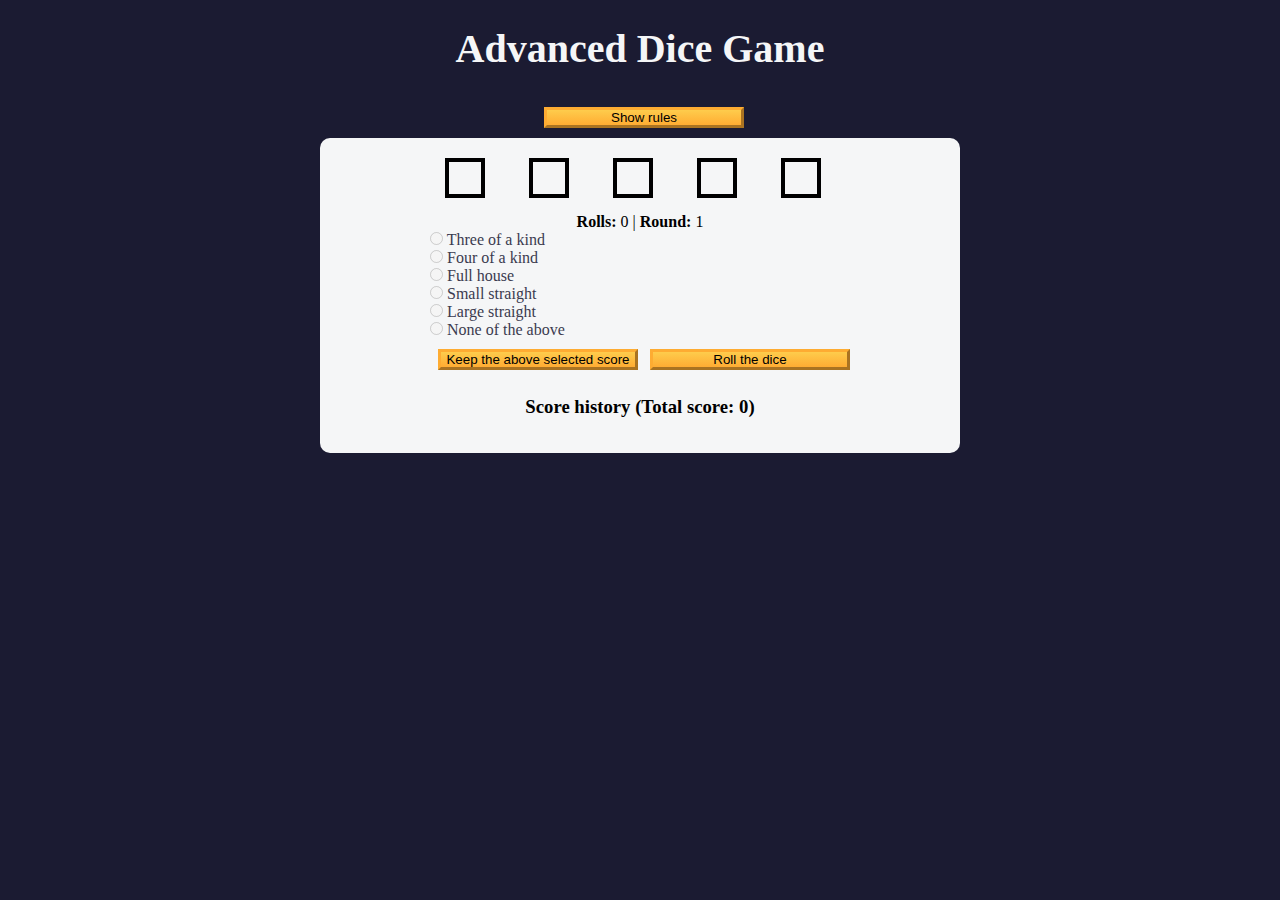
<file: AdvancedDiceGame/index.html>
<!DOCTYPE html>
<html lang="en">

<head>
    <meta charset="utf-8" />
    <meta name="viewport" content="width=device-width, initial-scale=1.0" />
    <title>Advanced Dice Game</title>
    <link rel="stylesheet" href="styles.css" />
</head>

<body>
    <header>
        <h1>Advanced Dice Game</h1>
        <button class="btn" id="rules-btn" type="button">Show rules</button>
        <div class="rules-container">
            <h2>Rules</h2>
            <ul>
                <li>There are total of six rounds</li>
                <li>You can only roll the dice three times per round</li>
                <li>To start the game, roll the dice</li>
                <li>
                    Then, choose from one of the selected scores or roll the dice again
                </li>
                <li>
                    If you choose a selected score, then you will move to the next round
                </li>
                <li>
                    If you decline to choose a selected score, then you can roll the
                    dice again two more times
                </li>
            </ul>
            <h2 class="points">Points</h2>
            <ul>
                <li>Three of a kind: Sum of all five dice</li>
                <li>Four of a kind: Sum of all five dice</li>
                <li>Full house: Three of a kind and a pair - 25 points</li>
                <li>
                    Small straight: Four of the dice have consecutive values - 30 points
                </li>
                <li>
                    Large straight: All five dice have consecutive values - 40 points
                </li>
            </ul>
        </div>
    </header>

    <main>
        <form id="game">
            <div id="dice">
                <div class="die"></div>
                <div class="die"></div>
                <div class="die"></div>
                <div class="die"></div>
                <div class="die"></div>
            </div>

            <p class="rounds-text">
                <strong>Rolls:</strong> <span id="current-round-rolls">0</span> |
                <strong>Round:</strong> <span id="current-round">1</span>
            </p>

            <div id="score-options">
                <div>
                    <input type="radio" name="score-options" id="three-of-a-kind" value="three-of-a-kind" disabled />
                    <label for="three-of-a-kind">Three of a kind<span></span></label>
                </div>
                <div>
                    <input type="radio" name="score-options" id="four-of-a-kind" value="four-of-a-kind" disabled />
                    <label for="four-of-a-kind">Four of a kind<span></span></label>
                </div>
                <div>
                    <input type="radio" name="score-options" id="full-house" value="full-house" disabled />
                    <label for="full-house">Full house<span></span></label>
                </div>
                <div>
                    <input type="radio" name="score-options" id="small-straight" value="small-straight" disabled />
                    <label for="small-straight">Small straight<span></span></label>
                </div>
                <div>
                    <input type="radio" name="score-options" id="large-straight" value="large-straight" disabled />
                    <label for="large-straight">Large straight<span></span></label>
                </div>

                <div>
                    <input type="radio" name="score-options" id="none" value="none" disabled />
                    <label for="none">None of the above<span></span></label>
                </div>
            </div>

            <button class="btn" id="keep-score-btn" type="button">
                Keep the above selected score
            </button>
            <button class="btn" id="roll-dice-btn" type="button">
                Roll the dice
            </button>
        </form>

        <div id="scores">
            <h3>Score history (Total score: <span id="total-score">0</span>)</h3>
            <ol id="score-history"></ol>
        </div>
    </main>
    <script src="./script.js"></script>
</body>

</html>
</file>
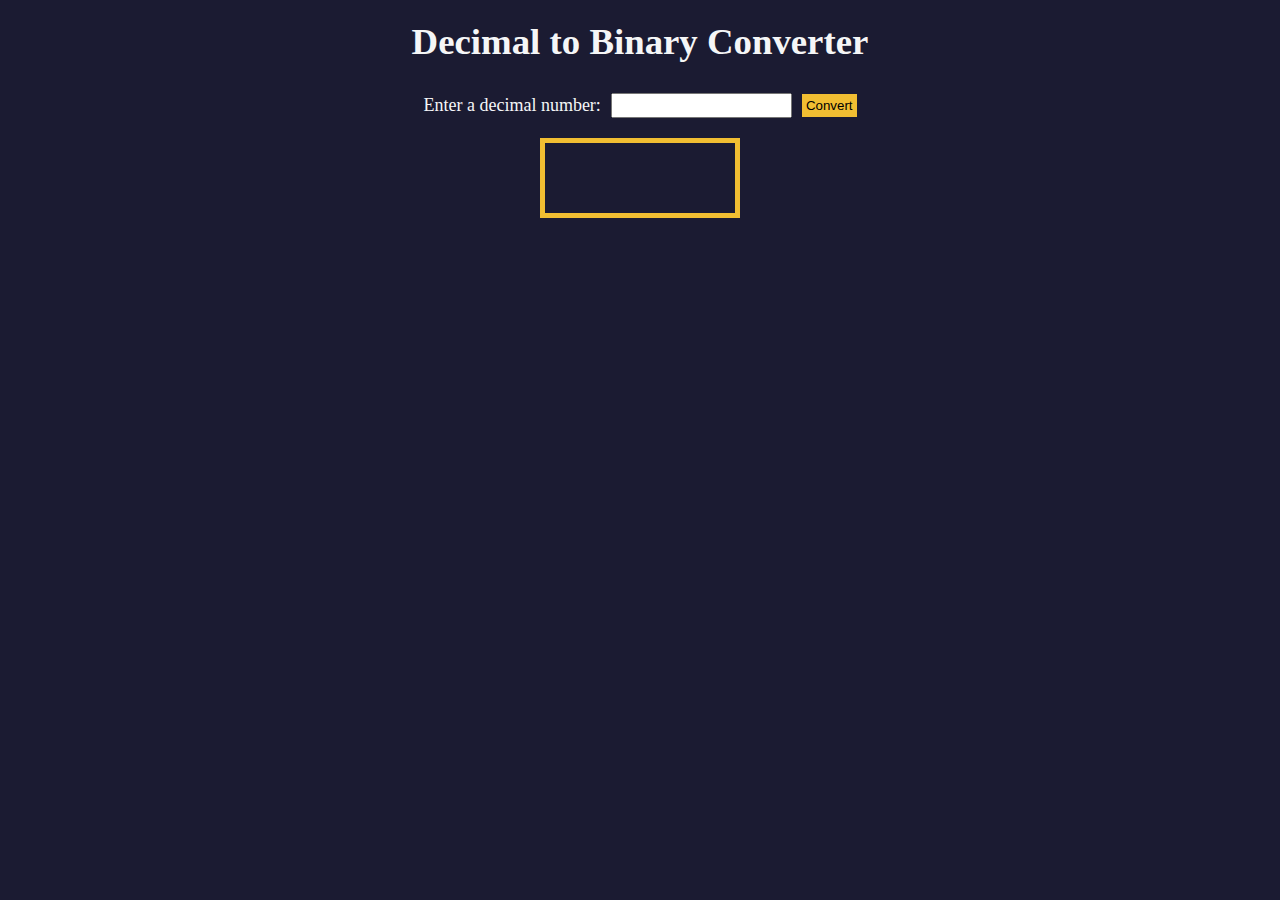
<file: DecimalToBinaryConverter/index.html>
<!DOCTYPE html>
<html lang="en">

<head>
    <meta charset="UTF-8" />
    <meta http-equiv="X-UA-Compatible" content="IE=edge" />
    <meta name="viewport" content="width=device-width, initial-scale=1.0" />
    <title>Decimal to Binary Converter</title>
    <link rel="stylesheet" href="styles.css" />
</head>

<body>
    <h1>Decimal to Binary Converter</h1>
    <div class="input-container">
        <label for="number-input">Enter a decimal number:</label>
        <input value="" type="number" name="decimal number input" id="number-input" class="number-input" />
        <button class="convert-btn" id="convert-btn">Convert</button>
    </div>
    <output id="result" for="number-input"></output>
    <div id="animation-container"></div>
    <script src="script.js"></script>
</body>

</html>
</file>
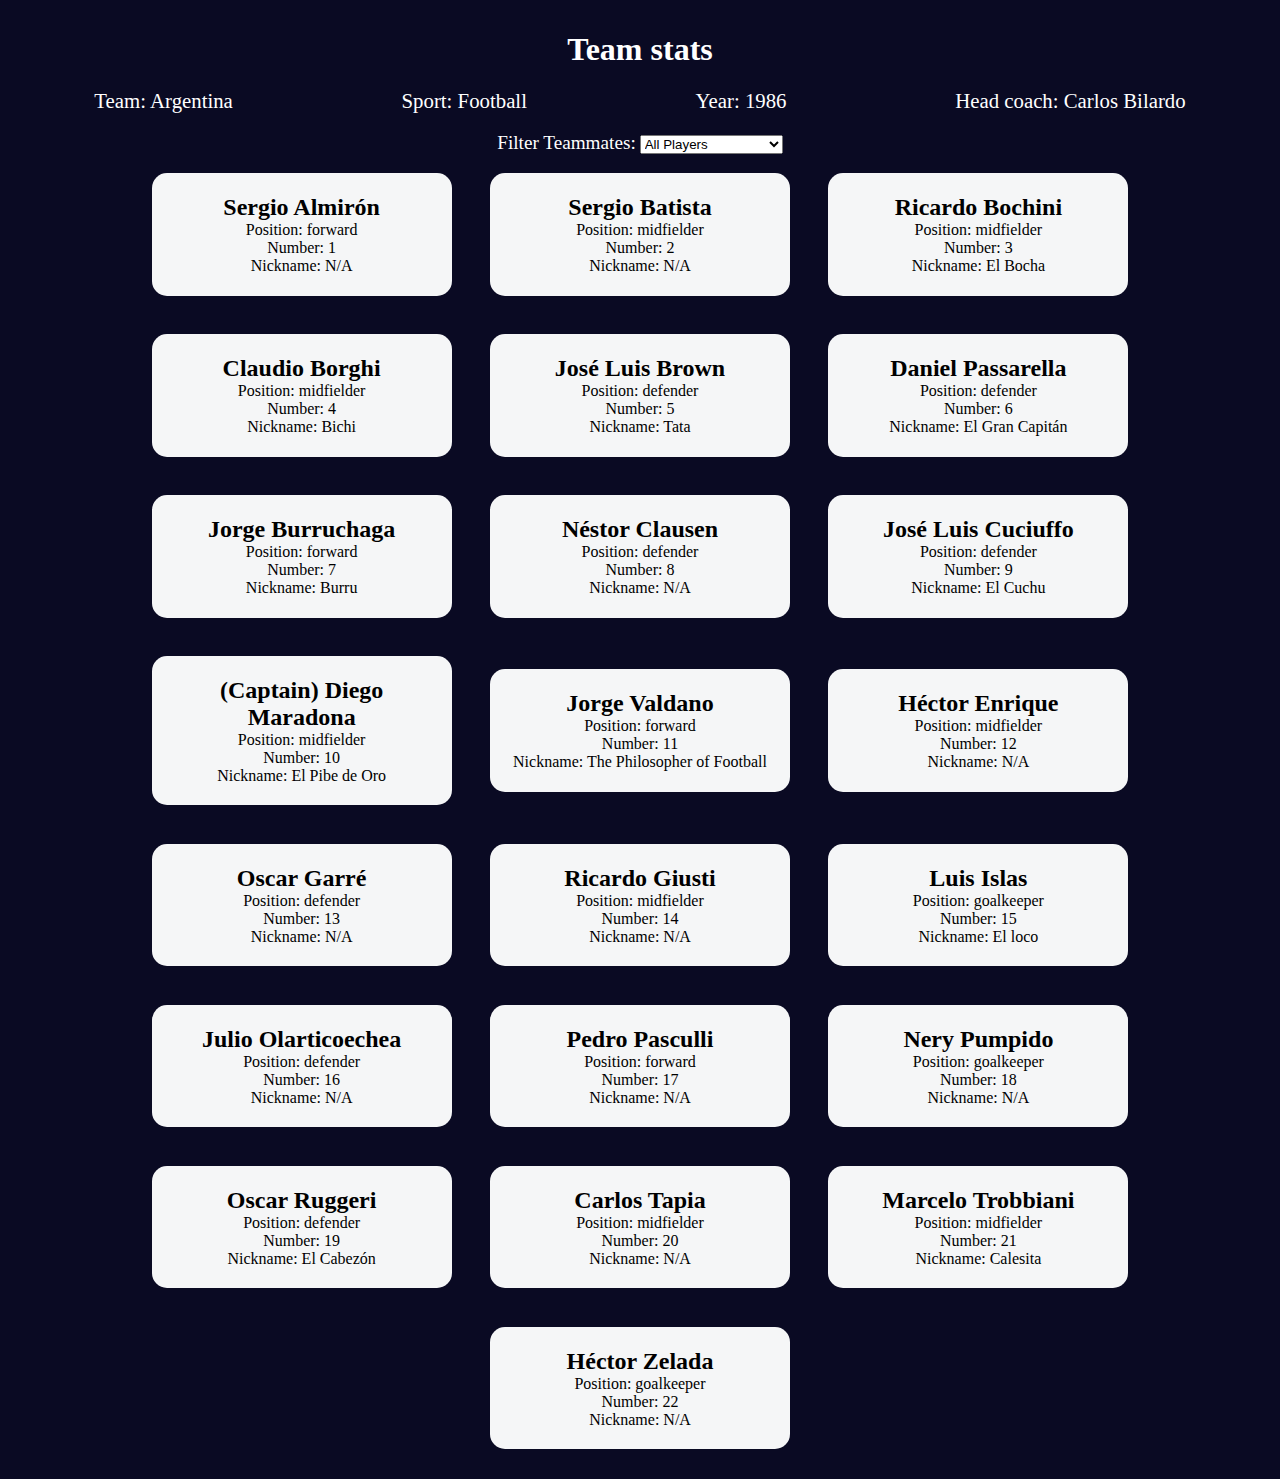
<file: FootballTeamsCard/index.html>
<!DOCTYPE html>
<html lang="en">

<head>
    <meta charset="UTF-8" />
    <meta http-equiv="X-UA-Compatible" content="IE=edge" />
    <meta name="viewport" content="width=device-width, initial-scale=1.0" />
    <title>
        Learn Modern JavaScript methods by building football team cards
    </title>
    <link rel="stylesheet" href="styles.css" />
</head>

<body>
    <h1 class="title">Team stats</h1>
    <main>
        <div class="team-stats">
            <p>Team: <span id="team"></span></p>
            <p>Sport: <span id="sport"></span></p>
            <p>Year: <span id="year"></span></p>
            <p>Head coach: <span id="head-coach"></span></p>
        </div>
        <label class="options-label" for="players">Filter Teammates:</label>
        <select name="players" id="players">
            <option value="all">All Players</option>
            <option value="nickname">Nicknames</option>
            <option value="forward">Position Forward</option>
            <option value="midfielder">Position Midfielder</option>
            <option value="defender">Position Defender</option>
            <option value="goalkeeper">Position Goalkeeper</option>
        </select>
        <div class="cards" id="player-cards">
            <div class="player-card">
                <h2>Sergio Almirón</h2>
                <p>Position: forward</p>
                <p>Number: 1</p>
                <p>Nickname: N/A</p>
            </div>
            <div class="player-card">
                <h2>Sergio Batista</h2>
                <p>Position: midfielder</p>
                <p>Number: 2</p>
                <p>Nickname: N/A</p>
            </div>
            <div class="player-card">
                <h2>Ricardo Bochini</h2>
                <p>Position: midfielder</p>
                <p>Number: 3</p>
                <p>Nickname: El Bocha</p>
            </div>
            <div class="player-card">
                <h2>Claudio Borghi</h2>
                <p>Position: midfielder</p>
                <p>Number: 4</p>
                <p>Nickname: Bichi</p>
            </div>
            <div class="player-card">
                <h2>José Luis Brown</h2>
                <p>Position: defender</p>
                <p>Number: 5</p>
                <p>Nickname: Tata</p>
            </div>
            <div class="player-card">
                <h2>Daniel Passarella</h2>
                <p>Position: defender</p>
                <p>Number: 6</p>
                <p>Nickname: El Gran Capitán</p>
            </div>
            <div class="player-card">
                <h2>Jorge Burruchaga</h2>
                <p>Position: forward</p>
                <p>Number: 7</p>
                <p>Nickname: Burru</p>
            </div>
            <div class="player-card">
                <h2>Néstor Clausen</h2>
                <p>Position: defender</p>
                <p>Number: 8</p>
                <p>Nickname: N/A</p>
            </div>
            <div class="player-card">
                <h2>José Luis Cuciuffo</h2>
                <p>Position: defender</p>
                <p>Number: 9</p>
                <p>Nickname: El Cuchu</p>
            </div>
            <div class="player-card">
                <h2>(Captain) Diego Maradona</h2>
                <p>Position: midfielder</p>
                <p>Number: 10</p>
                <p>Nickname: El Pibe de Oro</p>
            </div>
            <div class="player-card">
                <h2>Jorge Valdano</h2>
                <p>Position: forward</p>
                <p>Number: 11</p>
                <p>Nickname: The Philosopher of Football</p>
            </div>
            <div class="player-card">
                <h2>Héctor Enrique</h2>
                <p>Position: midfielder</p>
                <p>Number: 12</p>
                <p>Nickname: N/A</p>
            </div>
            <div class="player-card">
                <h2>Oscar Garré</h2>
                <p>Position: defender</p>
                <p>Number: 13</p>
                <p>Nickname: N/A</p>
            </div>
            <div class="player-card">
                <h2>Ricardo Giusti</h2>
                <p>Position: midfielder</p>
                <p>Number: 14</p>
                <p>Nickname: N/A</p>
            </div>
            <div class="player-card">
                <h2>Luis Islas</h2>
                <p>Position: goalkeeper</p>
                <p>Number: 15</p>
                <p>Nickname: El loco</p>
            </div>
            <div class="player-card">
                <h2>Julio Olarticoechea</h2>
                <p>Position: defender</p>
                <p>Number: 16</p>
                <p>Nickname: N/A</p>
            </div>
            <div class="player-card">
                <h2>Pedro Pasculli</h2>
                <p>Position: forward</p>
                <p>Number: 17</p>
                <p>Nickname: N/A</p>
            </div>
            <div class="player-card">
                <h2>Nery Pumpido</h2>
                <p>Position: goalkeeper</p>
                <p>Number: 18</p>
                <p>Nickname: N/A</p>
            </div>
            <div class="player-card">
                <h2>Oscar Ruggeri</h2>
                <p>Position: defender</p>
                <p>Number: 19</p>
                <p>Nickname: El Cabezón</p>
            </div>
            <div class="player-card">
                <h2>Carlos Tapia</h2>
                <p>Position: midfielder</p>
                <p>Number: 20</p>
                <p>Nickname: N/A</p>
            </div>
            <div class="player-card">
                <h2>Marcelo Trobbiani</h2>
                <p>Position: midfielder</p>
                <p>Number: 21</p>
                <p>Nickname: Calesita</p>
            </div>
            <div class="player-card">
                <h2>Héctor Zelada</h2>
                <p>Position: goalkeeper</p>
                <p>Number: 22</p>
                <p>Nickname: N/A</p>
            </div>
        </div>
    </main>
    <script src="./script.js"></script>
</body>

</html>
</file>
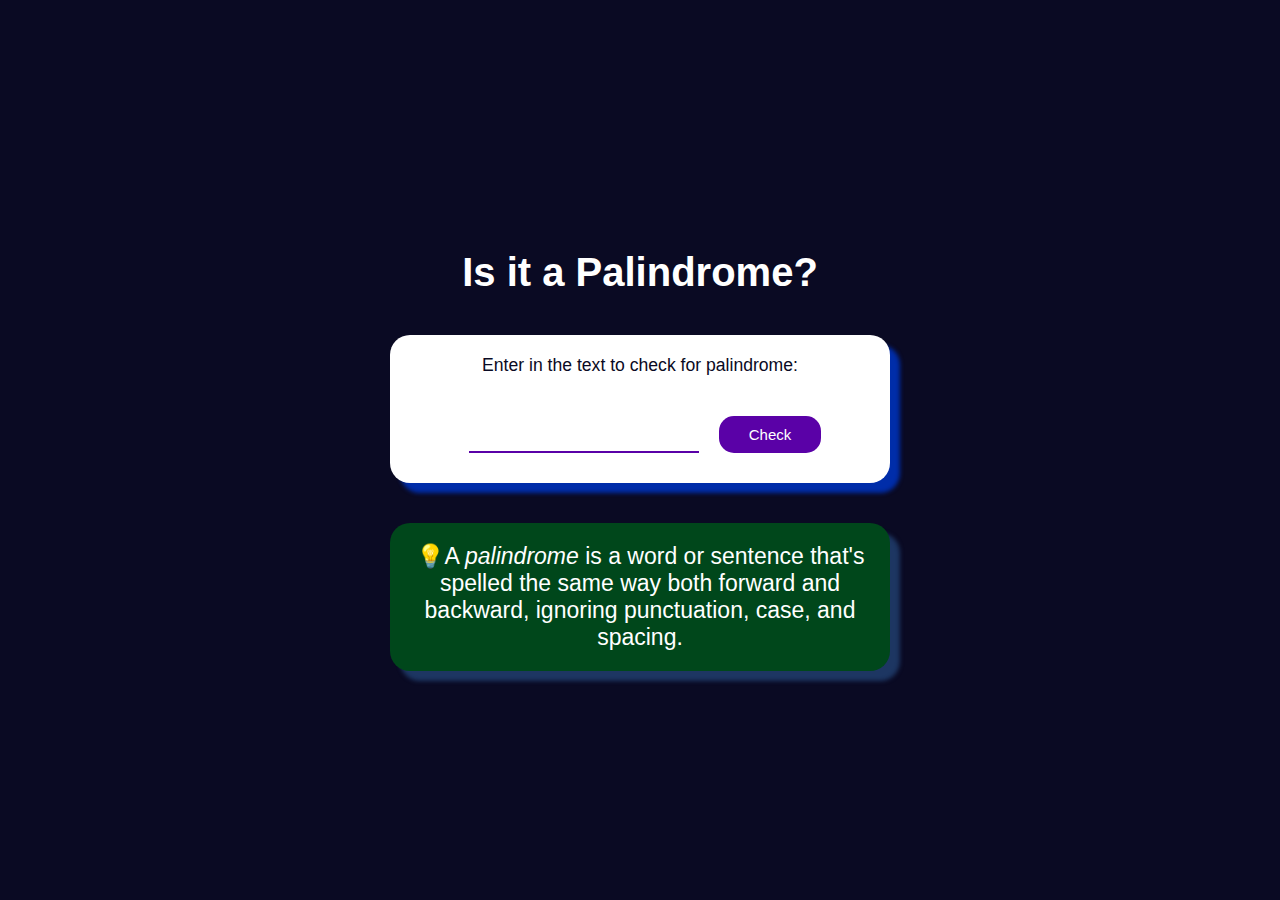
<file: PalindromeChecker/index.html>
<!DOCTYPE html>
<html lang="en">

<head>
    <meta charset="UTF-8">
    <meta name="viewport" content="width=device-width, initial-scale=1.0">
    <link rel="stylesheet" href="style.css">
    <title>Palindrome Checker</title>
</head>

<body>
    <div id="box">
        <p><strong>Is it a Palindrome?</strong></p>
        <div id="insideBox" class="boxDesign">
            <label for="text-input">Enter in the text to check for palindrome:</label>
            <input type="text" id="text-input">
            <button type="submit" id="check-btn" onclick="palindrome()">Check</button>
            <div id="result"></div>
        </div>
    </div>
    </div>
    <div id="definition" class="boxDesign">
        <span aria-label="light Bulb">💡</span>A <dfn>palindrome</dfn> is a word or sentence that's spelled the same way
        both forward and backward, ignoring punctuation, case, and spacing.
    </div>
    </div>
    <script src="script.js"></script>
</body>

</html>
</file>
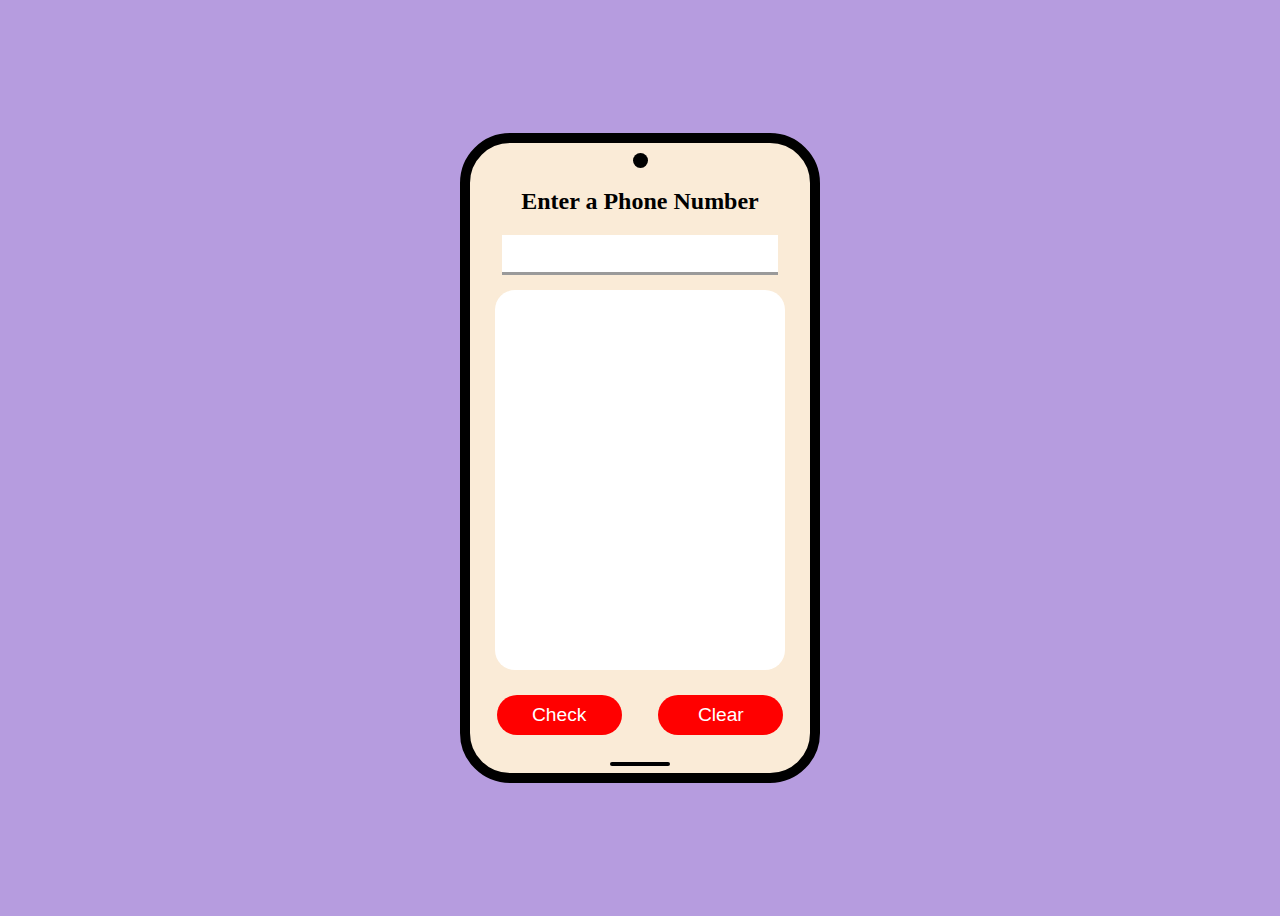
<file: PhoneNumberValidator/index.html>
<!DOCTYPE html>
<html lang="en">

<head>
    <meta charset="UTF-8">
    <meta name="viewport" content="width=device-width, initial-scale=1.0">
    <link rel="stylesheet" href="styles.css">
    <title>Phone Number Validator</title>
</head>

<body>
    <main>

        <div id="outerBody">
            <div id="phone-camera"></div>
            <div id="innerBody">
                <div id="entryForm">
                    <h2>Enter a Phone Number</h2>
                    <input type="text" id="user-input" aria-label="number-input">
                </div>
                <div id="results-div"></div>
                <div id="buttons">
                    <button id="check-btn">Check</button>
                    <button id="clear-btn">Clear</button>
                </div>
                <div id="bottom-slider"></div>
            </div>
        </div>
    </main>
    <script src="script.js"></script>
</body>

</html>
</file>
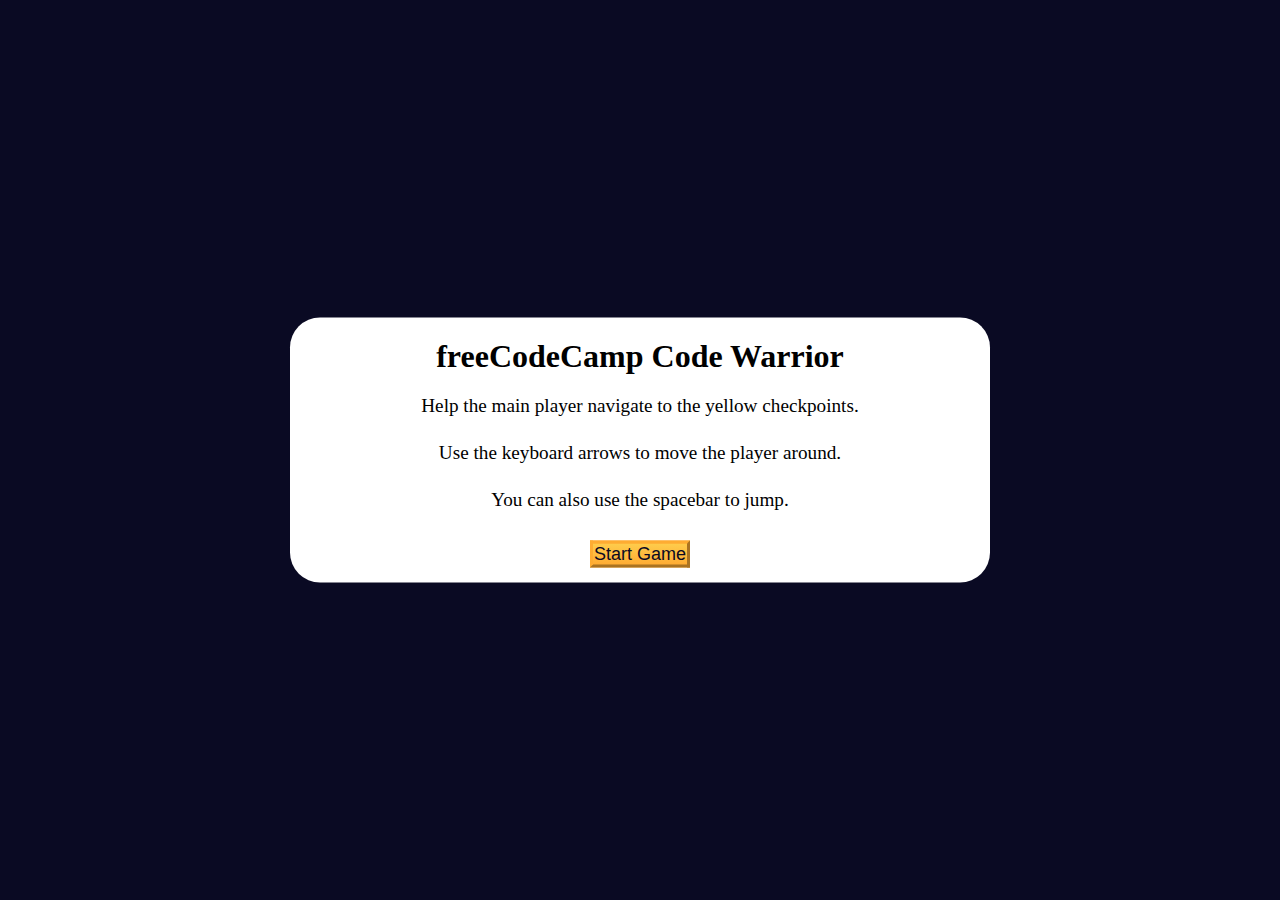
<file: PlatformerGame/index.html>
<!DOCTYPE html>
<html lang="en">

<head>
  <meta charset="UTF-8" />
  <meta http-equiv="X-UA-Compatible" content="IE=edge" />
  <meta name="viewport" content="width=device-width, initial-scale=1.0" />
  <title>Platformer Game</title>
  <link rel="stylesheet" href="./styles.css" />
</head>

<body>
  <div class="start-screen">
    <h1 class="main-title">freeCodeCamp Code Warrior</h1>
    <p class="instructions">
      Help the main player navigate to the yellow checkpoints.
    </p>
    <p class="instructions">
      Use the keyboard arrows to move the player around.
    </p>
    <p class="instructions">You can also use the spacebar to jump.</p>

    <div class="btn-container">
      <button class="btn" id="start-btn">Start Game</button>
    </div>
  </div>

  <div class="checkpoint-screen">
    <h2>Congrats!</h2>
    <p>You reached the last checkpoint.</p>
  </div>

  <canvas id="canvas"></canvas>

  <script src="./script.js"></script>
</body>

</html>
</file>
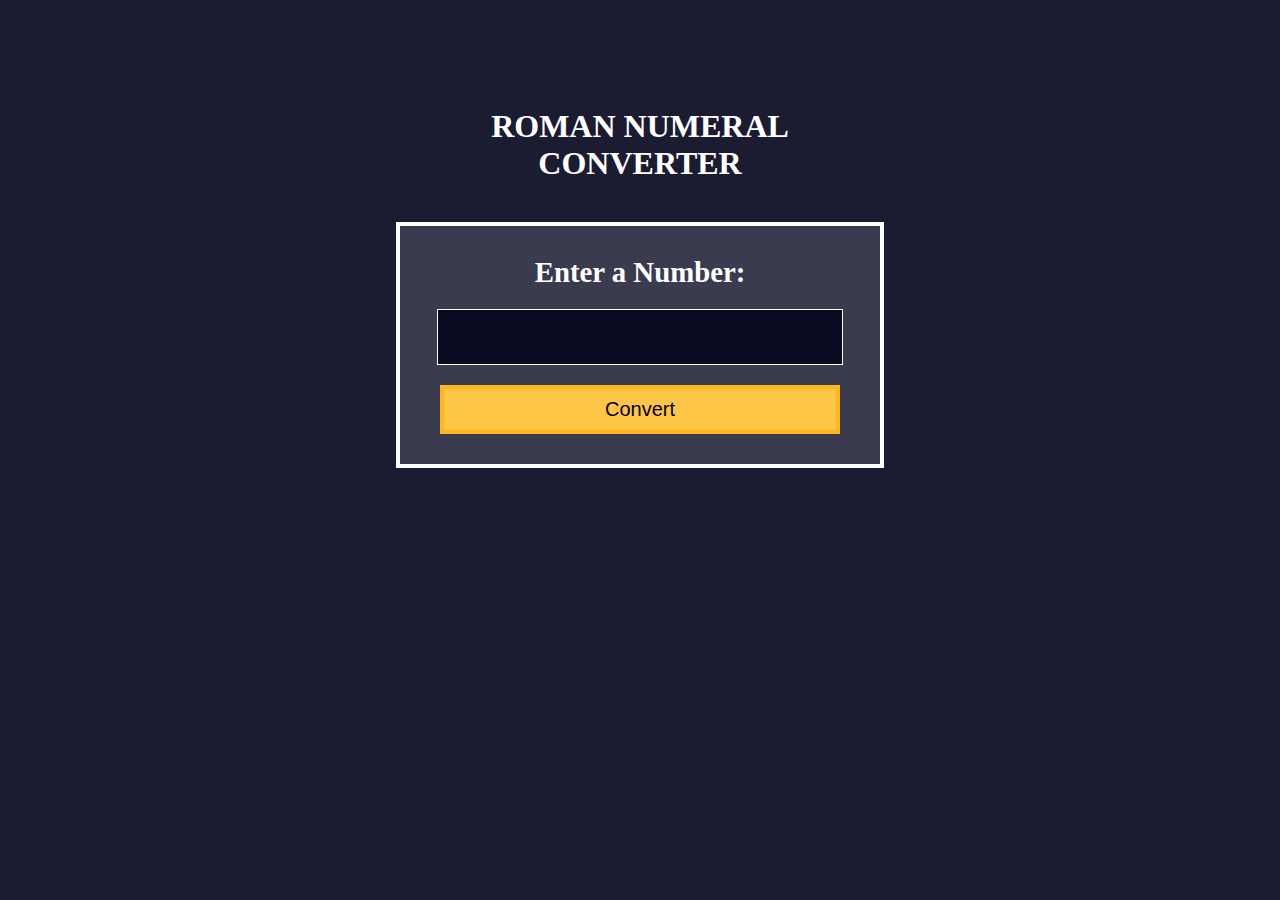
<file: RomanNumberConverter/index.html>
<!DOCTYPE html>
<html lang="en">
<head>
    <meta charset="UTF-8">
    <meta name="viewport" content="width=device-width, initial-scale=1.0">
    <link rel="stylesheet" href="style.css">
    <title>Roman Number Converter</title>
</head>
<body>
    <main>
        <div id="converterBox">
            <h1>ROMAN NUMERAL CONVERTER</h1>
            <div id="converter">
                    <label for="number"><strong>Enter a Number:</strong></label>
                    <input type="number" id="number" required>
                    <button type="submit" id="convert-btn">Convert</button>
            </div>
            <div id="output" class="output hidden"></div>
        </div>
    </main>
    <script src="script.js"></script>
</body>
</html>
</file>
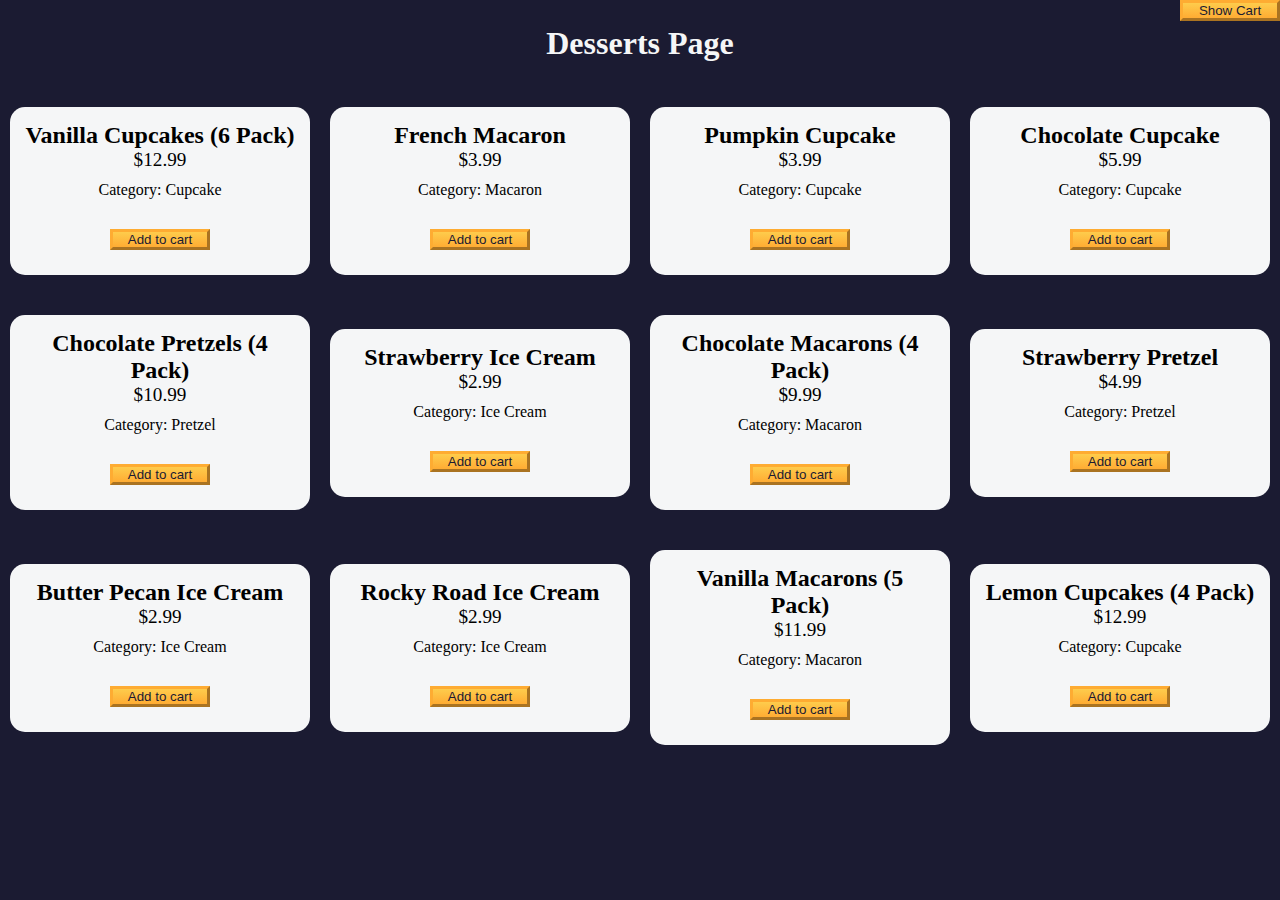
<file: ShoppingCart/index.html>
<!DOCTYPE html>
<html lang="en">

<head>
    <meta charset="UTF-8" />
    <meta http-equiv="X-UA-Compatible" content="IE=edge" />
    <meta name="viewport" content="width=device-width, initial-scale=1.0" />
    <title>freeCodeCamp Shopping Cart</title>
    <link rel="stylesheet" href="./styles.css" />
</head>

<body>
    <header>
        <h1 class="title">Desserts Page</h1>
    </header>
    <main>
        <button id="cart-btn" type="button" class="btn">
            <span id="show-hide-cart">Show</span> Cart
        </button>

        <div id="cart-container">
            <button class="btn" id="clear-cart-btn">Clear Cart</button>
            <div id="products-container"></div>
            <p>Total number of items: <span id="total-items">0</span></p>
            <p>Subtotal: <span id="subtotal">$0</span></p>
            <p>Taxes: <span id="taxes">$0</span></p>
            <p>Total: <span id="total">$0</span></p>
        </div>
        
        <div id="dessert-card-container"></div>
    </main>
    <script src="./script.js"></script>
</body>

</html>
</file>
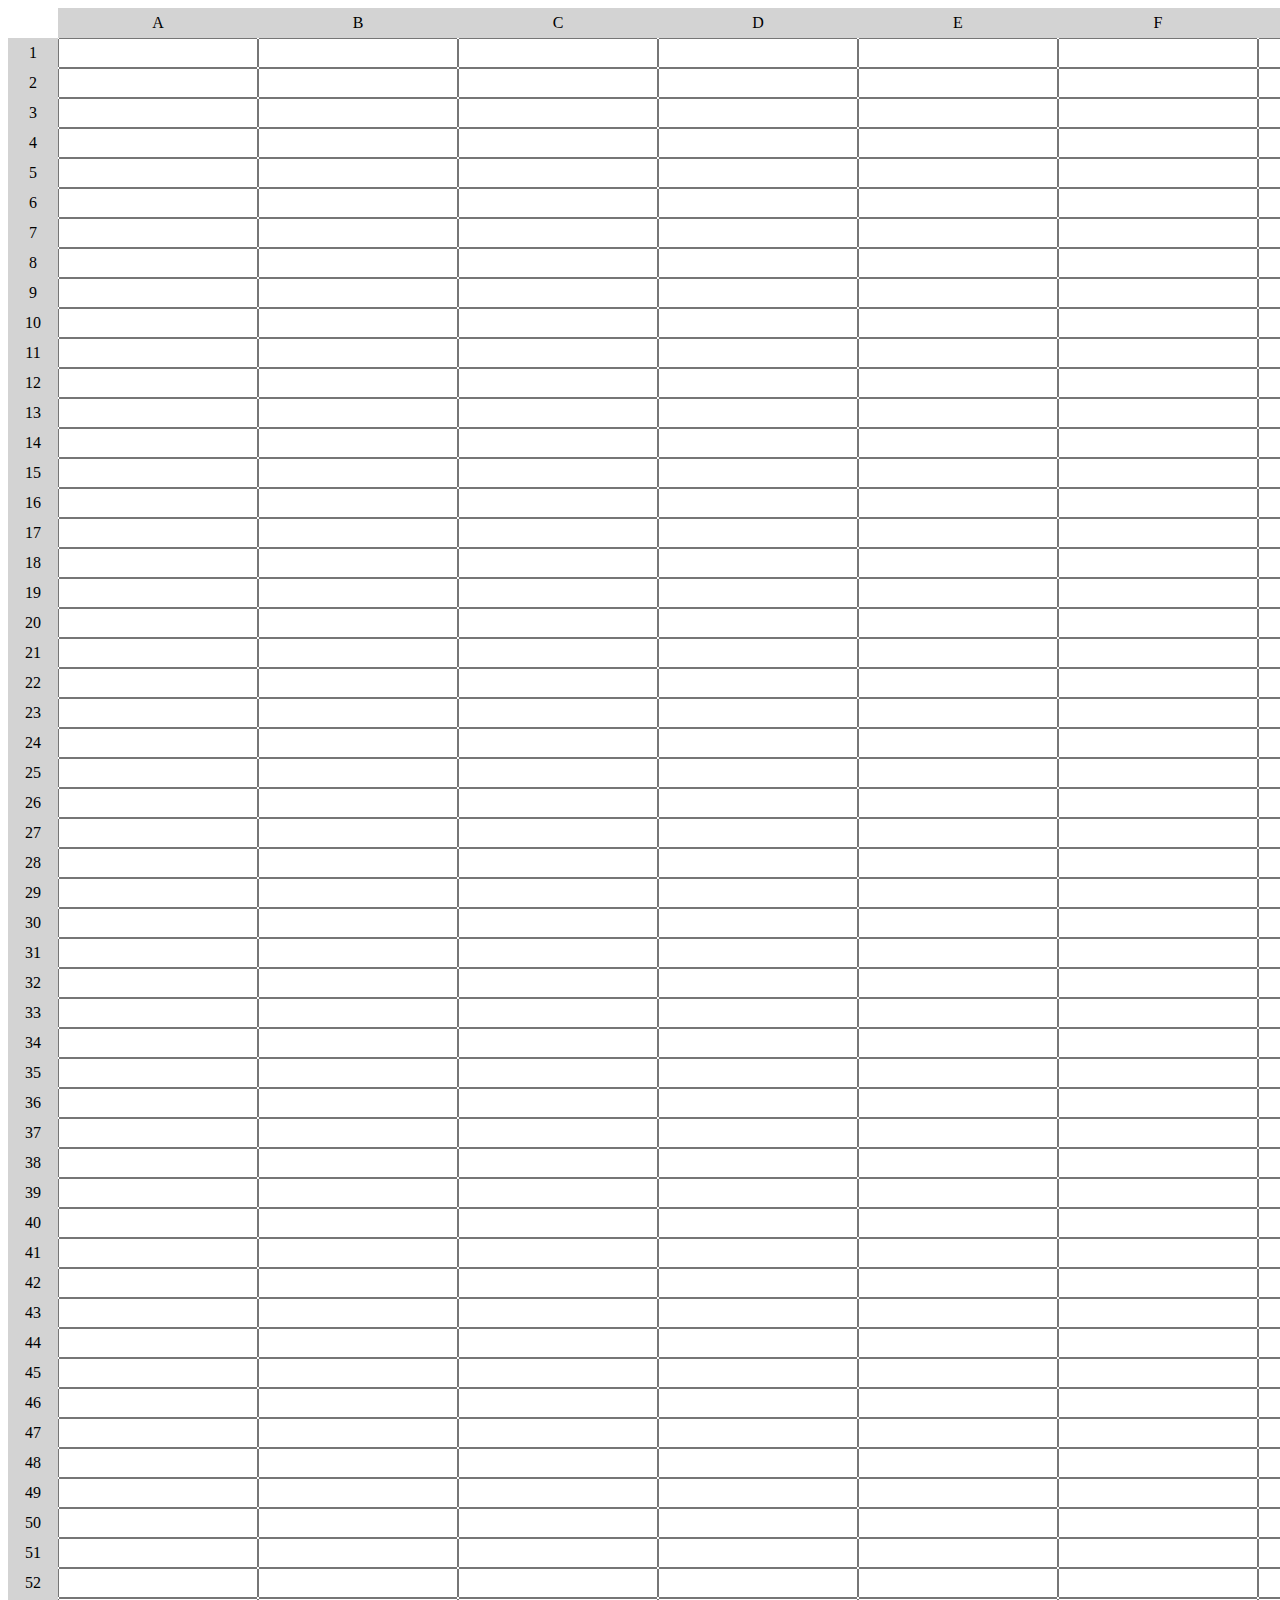
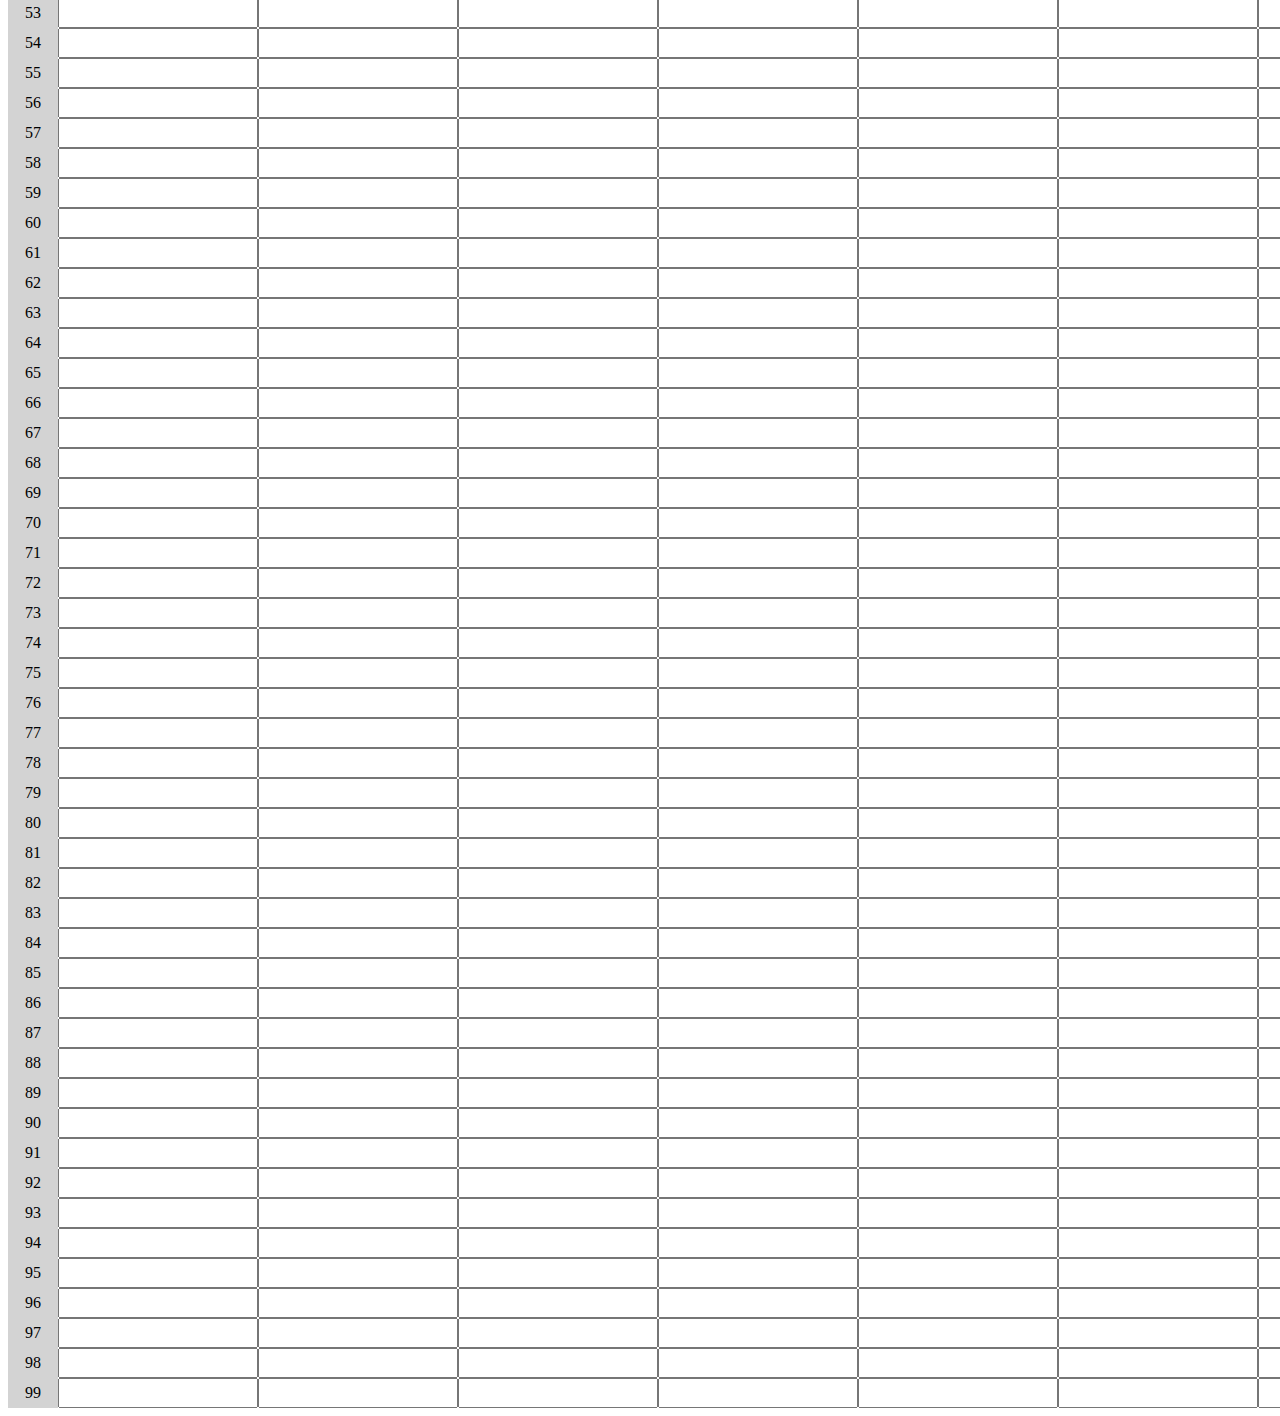
<file: Spreadsheet/index.html>
<!DOCTYPE html>
<html lang="en">
  <head>
    <meta charset="utf-8" />
    <meta name="viewport" content="width=device-width, initial-scale=1" />
    <link rel="stylesheet" href="./styles.css" />
    <title>Functional Programming Spreadsheet</title>
  </head>
  <body>
    <div id="container">
      <div></div>
    </div>
    <script src="./script.js"></script>
  </body>
</html>
</file>
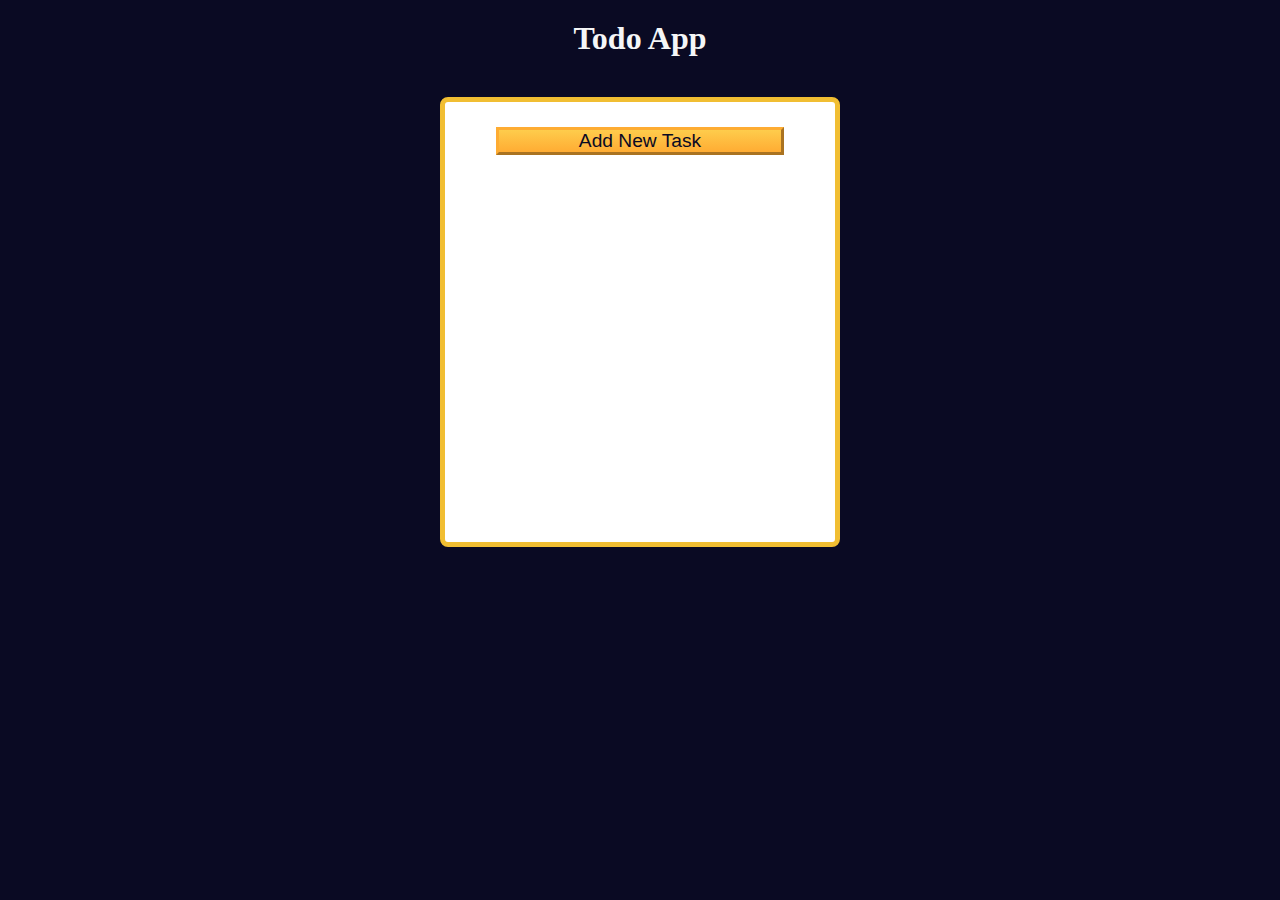
<file: ToDoApp/index.html>
<!DOCTYPE html>
<html lang="en">

<head>
    <meta charset="UTF-8" />
    <meta http-equiv="X-UA-Compatible" content="IE=edge" />
    <meta name="viewport" content="width=device-width, initial-scale=1.0" />
    <title>Learn localStorage by Building a Todo App</title>
    <link rel="stylesheet" href="styles.css" />
</head>

<body>
    <main>
        <h1>Todo App</h1>
        <div class="todo-app">
            <button id="open-task-form-btn" class="btn large-btn">
                Add New Task
            </button>

            <form class="task-form hidden" id="task-form">

                <div class="task-form-header">
                    <button id="close-task-form-btn" class="close-task-form-btn" type="button" aria-label="close">
                        <svg class="close-icon" xmlns="http://www.w3.org/2000/svg" viewBox="0 0 48 48" width="48px"
                            height="48px">
                            <path fill="#F44336" d="M21.5 4.5H26.501V43.5H21.5z" transform="rotate(45.001 24 24)" />
                            <path fill="#F44336" d="M21.5 4.5H26.5V43.501H21.5z" transform="rotate(135.008 24 24)" />
                        </svg>
                    </button>
                </div>

                <div class="task-form-body">
                    <label class="task-form-label" for="title-input">Title</label>
                    <input required type="text" class="form-control" id="title-input" value="" />
                    <label class="task-form-label" for="date-input">Date</label>
                    <input type="date" class="form-control" id="date-input" value="" />
                    <label class="task-form-label" for="description-input">Description</label>
                    <textarea class="form-control" id="description-input" cols="30" rows="5"></textarea>
                </div>

                <div class="task-form-footer">
                    <button id="add-or-update-task-btn" class="btn large-btn" type="submit">
                        Add Task
                    </button>
                </div>
            </form>

            <dialog id="confirm-close-dialog">

                <form method="dialog">
                    <p class="discard-message-text">Discard unsaved changes?</p>
                    
                    <div class="confirm-close-dialog-btn-container">
                        <button id="cancel-btn" class="btn">
                            Cancel
                        </button>
                        <button id="discard-btn" class="btn">
                            Discard
                        </button>
                    </div>

                </form>
            </dialog>

            <div id="tasks-container"></div>
        </div>
    </main>
    <script src="script.js"></script>
</body>

</html>
</file>
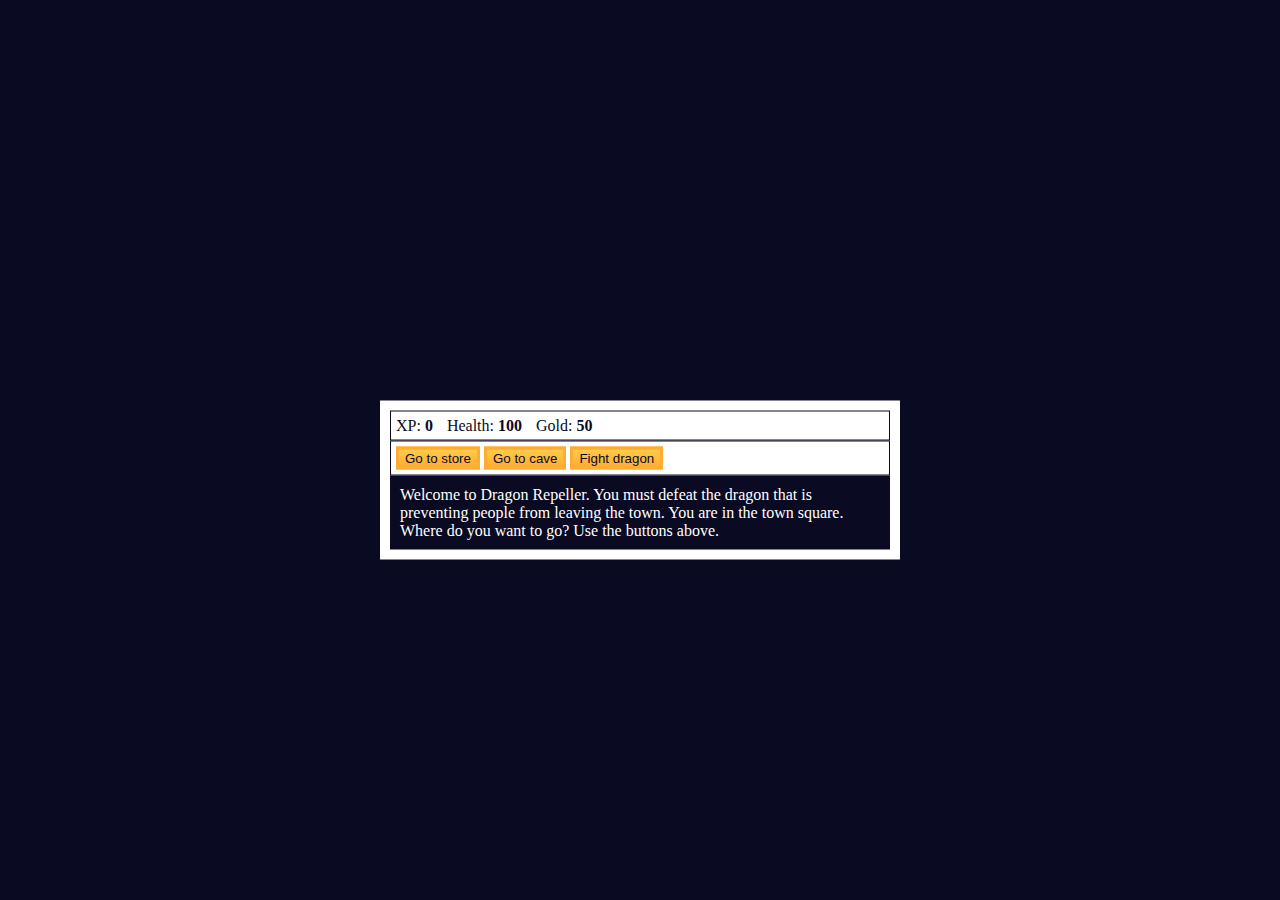
<file: RolePlayingGame/main.html>
<!DOCTYPE html>
<html lang="en">
  <head>
    <meta name="viewport" content="width=device-width, initial-scale=1.0">
    <meta charset="utf-8">
    <link rel="stylesheet" href="./styles.css">
    <title>RPG - Dragon Repeller</title>
  </head>
  <body>
    <div id="game">
      <div id="stats">
        <span class="stat">XP: <strong><span id="xpText">0</span></strong></span>
        <span class="stat">Health: <strong><span id="healthText">100</span></strong></span>
        <span class="stat">Gold: <strong><span id="goldText">50</span></strong></span>
      </div>
      <div id="controls">
        <button id="button1">Go to store</button>
        <button id="button2">Go to cave</button>
        <button id="button3">Fight dragon</button>
      </div>
      <div id="monsterStats">
        <span class="stat">Monster Name: <strong><span id="monsterName"></span></strong></span>
        <span class="stat">Health: <strong><span id="monsterHealth"></span></strong></span>
      </div>
      <div id="text">
        Welcome to Dragon Repeller. You must defeat the dragon that is preventing people from leaving the town. You are in the town square. Where do you want to go? Use the buttons above.
      </div>
    </div>
    <script src="./script.js"></script>
  </body>
</html>
</file>
<file: AdvancedDiceGame/styles.css>
*,
*::before,
*::after {
    box-sizing: border-box;
    margin: 0;
    padding: 0;
}

:root {
    --dark-grey: #1b1b32;
    --light-grey: #f5f6f7;
    --black: #000;
    --white: #fff;
    --grey: #3b3b4f;
    --golden-yellow: #fecc4c;
    --yellow: #ffcc4c;
    --gold: #feac32;
    --orange: #ffac33;
    --dark-orange: #f89808;
}

body {
    background-color: var(--dark-grey);
}

header {
    color: var(--light-grey);
    text-align: center;
}

h1 {
    font-size: 2.5rem;
    margin: 25px 0;
}

.rules-container {
    display: none;
    background-color: var(--light-grey);
    color: var(--black);
    width: 50%;
    margin: 20px auto;
    height: 300px;
    border-radius: 10px;
    overflow-y: scroll;
}

.rules-container ul {
    list-style-type: none;
}

.points {
    margin-top: 15px;
}

main {
    background-color: var(--light-grey);
    padding: 20px;
    display: grid;
    grid-template-columns: repeat(auto-fit, minmax(500px, 1fr));
    gap: 1rem;
    margin: auto;
    justify-items: center;
    width: 50%;
    border-radius: 10px;
}

#dice {
    display: flex;
    justify-content: space-around;
    margin-bottom: 15px;
}

.die {
    width: 40px;
    height: 40px;
    text-align: center;
    margin-right: 15px;
    border: 4px solid var(--black);
    padding: 10px;
}

.rounds-text {
    text-align: center;
}

input[type="radio"]:disabled+label {
    color: var(--grey);
}

#score-history {
    margin-top: 15px;
    text-align: center;
    list-style-position: inside;
}

.btn {
    cursor: pointer;
    width: 200px;
    margin: 10px 0 10px 0.5rem;
    color: var(--black);
    background-color: var(--gold);
    background-image: linear-gradient(var(--golden-yellow), var(--orange));
    border-color: var(--gold);
    border-width: 3px;
}

.btn:hover:enabled {
    background-image: linear-gradient(var(--yellow), var(--dark-orange));
}

@media (max-width: 992px) {
    main {
        width: 100%;
    }
}

@media (max-width: 500px) {
    .btn {
        width: 120px;
    }
}
</file>
<file: DecimalToBinaryConverter/styles.css>
*,
*::before,
*::after {
    box-sizing: border-box;
    margin: 0;
    padding: 0;
}

:root {
    --light-grey: #f5f6f7;
    --dark-blue: #1b1b32;
    --orange: #f1be32;
}

body {
    background-color: var(--dark-blue);
    font-family: "Times New Roman", Times, serif;
    font-size: 18px;
    color: var(--light-grey);
    padding: 0 15px;
    display: flex;
    flex-direction: column;
    align-items: center;
}

h1 {
    text-align: center;
    font-size: 2.3rem;
    margin: 20px 0;
}

.input-container {
    margin: 10px 0;
    display: flex;
    flex-direction: column;
    gap: 10px;
    justify-content: center;
    align-items: center;
}

.convert-btn {
    background-color: var(--orange);
    cursor: pointer;
    border: none;
    padding: 4px;
}

.number-input {
    height: 25px;
}

#result {
    margin: 10px 0;
    min-width: 200px;
    width: fit-content;
    min-height: 80px;
    word-break: break-word;
    padding: 15px;
    border: 5px solid var(--orange);
    font-size: 2rem;
    text-align: center;
}

#animation-container {
    margin: auto;
    max-width: 300px;
}

.animation-frame {
    margin: 250px auto 0;
    padding: 15px 10px;
    border: 5px solid var(--orange);
    font-size: 1.2rem;
    text-align: center;
}

@media screen and (min-width: 500px) {
    .input-container {
        flex-direction: row;
    }

    #result {
        max-width: 460px;
    }
}
</file>
<file: FootballTeamsCard/styles.css>
*,
*::before,
*::after {
    box-sizing: border-box;
    margin: 0;
    padding: 0;
}

:root {
    --dark-grey: #0a0a23;
    --light-grey: #f5f6f7;
    --white: #ffffff;
    --black: #000;
}

body {
    background-color: var(--dark-grey);
    text-align: center;
    padding: 10px;
}

.title,
.options-label,
.team-stats,
footer {
    color: var(--white);
}

.title {
    margin: 1.3rem 0;
}

.team-stats {
    display: flex;
    justify-content: space-around;
    flex-wrap: wrap;
    font-size: 1.3rem;
    margin: 1.2rem 0;
}

.options-label {
    font-size: 1.2rem;
}

.cards {
    display: flex;
    flex-wrap: wrap;
    justify-content: center;
    align-items: center;
}

.player-card {
    background-color: var(--light-grey);
    padding: 1.3rem;
    margin: 1.2rem;
    width: 300px;
    border-radius: 15px;
}

@media (max-width: 768px) {
    .team-stats {
        flex-direction: column;
    }
}
</file>
<file: PalindromeChecker/style.css>
body {
    display: flex;
    align-items: center;
    flex-direction: column;
    justify-content: center;
    max-width: auto;
    max-height: 100%;
    background-color: rgb(10, 10, 35);
    font-family: Verdana, Geneva, Tahoma, sans-serif;
    min-width: 100vw;   
    min-height: 100vh;
    margin: 0px;
}

p>strong{
    color: #ffffff;
    display: block;
    font-size: 40px;
    padding: 4px;
    margin-bottom: 10px;
}

#box {
    /* position: absolute;
    top: 50%;
    left: 50%;
    transform: translate(-50%,-50%); */
    display: flex;
    align-items: center;
    flex-direction: column;
    justify-content: center;
    
}
#insideBox{
    width: min(100vw, 460px);
    min-width: 100px;
    display: flex;
    flex-wrap: wrap;
    flex-direction: row;
    align-items: center ;
    justify-content: center;
    row-gap: 20px;
    background-color: #ffffff;
    color: #0a0a23;
    padding: 20px;
    margin: 10px 0px;
    box-shadow: 10px 10px 4px #002da9;
}

#definition{
    background-color: #00471b;
    color: #ffffff;
    font-size: 23px;
    padding: 20px;
    margin: 30px 0px 0px;
    width: min(100vw, 460px);
    min-width: 100px;
    text-align: center;
    box-shadow: 10px 10px 4px #1d3662;
}

.boxDesign{
    border-radius: 20px;
}

button:hover
{
    background-color: #8601fa;
}
button{
    background-color: #5a01a7;
    font-size: 15px;
    color: #ffffff;
    margin-left: 10px;
    padding: 10px 30px;
    border: 0px;
    border-radius: 15px;
    cursor: pointer;
}

label{
    display: block;
    font-size: 1.1rem;
    margin-bottom: 10px;
}

input{
    border: none;
    margin: 10px;
    height: 33px;
    font-size: 1.1rem;
    text-align: center;
    border-bottom: 2px solid #5a01a7;
}

#result{
    font-size: 22px;
}
</file>
<file: PhoneNumberValidator/styles.css>
body {
    background-color: rgb(182, 156, 223);
}

main {
    display: flex;
    text-align: center;
    align-items: center;
    justify-content: center;
    flex-wrap: wrap;
    flex-direction: column;
    height: 100vh;
}

#outerBody {

    border: 10px solid black;
    border-radius: 50px;
    box-sizing: border-box;
    width: 360px;
    height: 650px;
    background-color: antiquewhite;
}

#phone-camera {
    background: black;
    margin: 10px auto;
    border-radius: 50%;
    height: 15px;
    width: 15px;
}

#results-div {
    background-color: rgb(255, 255, 255);
    margin: 15px 25px;
    height: 380px;
    border-radius: 20px;
    font-size: larger;
    text-align: center;
    overflow-y: scroll;
    overflow-x: hidden; 
}

input {
    width: 80%;
    height: 35px;
    border: none;
    border-bottom: outset;
    font-size: larger;
    text-align: center;

}

#buttons {
    align-content: space-between;
    display: flex;
    justify-content: space-evenly;
}

button {
    border-radius: 20px;
    border: 0px;
    background-color: red;
    margin: 10px;
    height: 40px;
    width: 125px;
    cursor: pointer;
    text-align: center;
    color: #ffffff;
    font-size: larger;
}

button:hover {
    transition-property: background-color;
    transition-duration: 300ms;
    background-color: green;

}

#bottom-slider {
    background: black;
    margin: 17px auto;
    border-radius: 20px;
    height: 4.5px;
    width: 60px;
}

.valid{
    color: green;
}
.inValid{
    color: red;
}
</file>
<file: PlatformerGame/styles.css>
* {
  margin: 0;
  padding: 0;
  box-sizing: border-box;
}

:root {
  --main-bg-color: #0a0a23;
  --section-bg-color: #ffffff;
  --golden-yellow: #feac32;
}

body {
  background-color: var(--main-bg-color);
}

.start-screen {
  background-color: var(--section-bg-color);
  width: 100%;
  position: absolute;
  top: 50%;
  left: 50%;
  margin-right: -50%;
  transform: translate(-50%, -50%);
  border-radius: 30px;
  padding: 20px;
  padding-bottom: 5px;
}

.main-title {
  text-align: center;
}

.instructions {
  text-align: center;
  font-size: 1.2rem;
  margin: 15px;
  line-height: 2rem;
}

.btn {
  cursor: pointer;
  width: 100px;
  margin: 10px;
  color: #0a0a23;
  font-size: 18px;
  background-color: var(--golden-yellow);
  background-image: linear-gradient(#fecc4c, #ffac33);
  border-color: var(--golden-yellow);
  border-width: 3px;
}

.btn:hover {
  background-image: linear-gradient(#ffcc4c, #f89808);
}

.btn-container {
  display: flex;
  align-items: center;
  justify-content: center;
}

.checkpoint-screen {
  position: absolute;
  top: 10px;
  left: 0;
  right: 0;
  margin-left: auto;
  margin-right: auto;
  width: 100%;
  text-align: center;
  background-color: var(--section-bg-color);
  border-radius: 20px;
  padding: 10px;
  display: none;
}

#canvas {
  display: none;
}

@media (min-width: 768px) {
  .start-screen {
    width: 60%;
    max-width: 700px;
  }

  .checkpoint-screen {
    max-width: 300px;
  }
}
</file>
<file: RomanNumberConverter/style.css>
body{
    background-color: rgb(27, 27, 50);
    color: #ffffff;
}

h1{
    margin: 100px 0px 40px 0px;
    text-align: center;
    width: 29vw;
}
#converterBox{
    display: flex;
    align-items: center;
    justify-content: center;
    flex-direction: column;
    flex-wrap: wrap;
}

#converter{
    width: min(100vw, 400px);
    font-size: 1.8rem;
    min-width: 100px;
    display: flex;
    align-items: center;
    align-content: center;
    justify-content: center;
    flex-direction: column;
    flex-wrap: wrap;
    row-gap: 20px;
    background-color: #3b3b4f;
    border: 4px solid #ffffff;
    padding: 30px 40px;
    margin-bottom: 40px;
}

input{
    width: 100%;
    height: 5.5vh;
    background-color: #0a0a23;
    border: 1px solid #ffffff;
    color: #ffffff;
    font-size: larger;
    padding: 2px;
}
button{
    width: 100%;
    height: 5.5vh;
    background-color: #fec546;
    border: 4px solid #ffb618;
    padding: 2px;
    font-size: 20px;
    cursor: pointer;
}

.output{
    width: min(100vw, 400px);
    font-size: 2.2rem;
    min-width: 100px;
    background-color: #3b3b4f;
    border: 4px solid #ffffff;
    padding: 20px 40px;
    text-align: center;
}

.hidden{
    display: none;
}

.error{
    width: min(100vw, 400px);
    font-size: 2rem;
    min-width: 100px;
    background-color: #ffadad;
    border: 4px solid #850000;
    color: #850000;
    padding: 20px 40px;
    text-align: center;
}
</file>
<file: ShoppingCart/styles.css>
*,
*::before,
*::after {
    margin: 0;
    padding: 0;
    box-sizing: border-box;
}

:root {
    --dark-grey: #1b1b32;
    --light-grey: #f5f6f7;
    --black: #000;
    --white: #fff;
    --grey: #3b3b4f;
    --golden-yellow: #fecc4c;
    --yellow: #ffcc4c;
    --gold: #feac32;
    --orange: #ffac33;
    --dark-orange: #f89808;
}

body {
    background-color: var(--dark-grey);
}

.title {
    color: var(--light-grey);
    text-align: center;
    margin: 25px 0;
}

#dessert-card-container {
    display: flex;
    flex-direction: column;
    flex-wrap: wrap;
    align-items: center;
}

.dessert-card {
    background-color: var(--light-grey);
    padding: 15px;
    text-align: center;
    border-radius: 15px;
    margin: 20px 10px;
}

.dessert-price {
    font-size: 1.2rem;
}

.btn {
    display: block;
    cursor: pointer;
    width: 100px;
    color: var(--dark-grey);
    background-color: var(--gold);
    background-image: linear-gradient(var(--golden-yellow), var(--orange));
    border-color: var(--gold);
    border-width: 3px;
}

.btn:hover {
    background-image: linear-gradient(var(--yellow), var(--dark-orange));
}

#cart-btn {
    position: absolute;
    top: 0;
    right: 0;
}

.add-to-cart-btn {
    margin: 30px auto 10px;
}

#cart-container {
    display: none;
    position: absolute;
    top: 60px;
    right: 0;
    background-color: var(--light-grey);
    width: 200px;
    height: 400px;
    border: 8px double var(--black);
    border-radius: 15px;
    text-align: center;
    font-size: 1.2rem;
    overflow-y: scroll;
}

.product {
    margin: 25px 0;
}

.product-count {
    display: inline-block;
    margin-right: 10px;
}

.product-category {
    margin: 10px 0;
}

@media (min-width: 768px) {
    #dessert-card-container {
        flex-direction: row;
    }

    .dessert-card {
        flex: 1 0 21%;
    }

    #cart-container {
        width: 300px;
    }
}
</file>
<file: Spreadsheet/styles.css>
#container {
    display: grid;
    grid-template-columns: 50px repeat(10, 200px);
    grid-template-rows: repeat(11, 30px);
  }
  
  .label {
    background-color: lightgray;
    text-align: center;
    vertical-align: middle;
    line-height: 30px;
  }
</file>
<file: ToDoApp/styles.css>
:root {
    --white: #fff;
    --light-grey: #f5f6f7;
    --dark-grey: #0a0a23;
    --yellow: #f1be32;
    --golden-yellow: #feac32;
}

*,
*::before,
*::after {
    margin: 0;
    padding: 0;
    box-sizing: border-box;
}

body {
    background-color: var(--dark-grey);
}

main {
    display: flex;
    flex-direction: column;
    justify-content: center;
    align-items: center;
}

h1 {
    color: var(--light-grey);
    margin: 20px 0 40px 0;
}

.todo-app {
    background-color: var(--white);
    width: 300px;
    height: 350px;
    border: 5px solid var(--yellow);
    border-radius: 8px;
    padding: 15px;
    position: relative;
    display: flex;
    flex-direction: column;
    gap: 10px;
}

.btn {
    cursor: pointer;
    width: 100px;
    margin: 10px;
    color: var(--dark-grey);
    background-color: var(--golden-yellow);
    background-image: linear-gradient(#fecc4c, #ffac33);
    border-color: var(--golden-yellow);
    border-width: 3px;
}

.btn:hover {
    background-image: linear-gradient(#ffcc4c, #f89808);
}

.large-btn {
    width: 80%;
    font-size: 1.2rem;
    align-self: center;
    justify-self: center;
}

.close-task-form-btn {
    background: none;
    border: none;
    cursor: pointer;
}

.close-icon {
    width: 20px;
    height: 20px;
}

.task-form {
    display: flex;
    position: absolute;
    top: 50%;
    left: 50%;
    transform: translate(-50%, -50%);
    background-color: var(--white);
    border-radius: 5px;
    padding: 15px;
    width: 300px;
    height: 350px;
    flex-direction: column;
    justify-content: space-between;
    overflow: auto;
}

.task-form-header {
    display: flex;
    justify-content: flex-end;
}

.task-form-body {
    display: flex;
    flex-direction: column;
    justify-content: space-around;
}

.task-form-footer {
    display: flex;
    justify-content: center;
}

.task-form-label,
#title-input,
#date-input,
#description-input {
    display: block;
}

.task-form-label {
    margin-bottom: 5px;
    font-size: 1.3rem;
    font-weight: bold;
}

#title-input,
#date-input,
#description-input {
    width: 100%;
    margin-bottom: 10px;
    padding: 2px;
}

#confirm-close-dialog {
    padding: 10px;
    margin: 10px auto;
    border-radius: 15px;
}

.confirm-close-dialog-btn-container {
    display: flex;
    justify-content: center;
    margin-top: 10px;
}

.discard-message-text {
    font-weight: bold;
    font-size: 1.5rem;
}

#tasks-container {
    height: 100%;
    overflow-y: auto;
}

.task {
    margin: 5px 0;
}

.hidden {
    display: none;
}

@media (min-width: 576px) {

    .todo-app,
    .task-form {
        width: 400px;
        height: 450px;
    }

    .task-form-label {
        font-size: 1.5rem;
    }

    #title-input,
    #date-input {
        height: 2rem;
    }

    #title-input,
    #date-input,
    #description-input {
        padding: 5px;
        margin-bottom: 20px;
    }
}
</file>
<file: RolePlayingGame/styles.css>
body {
    background-color: #0a0a23;
  }
  #text {
    background-color: #0a0a23;
    color: #ffffff;
    padding: 10px;
  }
  #game {
    top:50%;
    left:50%;
    position: absolute;
    transform: translate(-50%, -50%);
    max-width: 500px;
    max-height: 400px;
    background-color: #ffffff;
    color: #ffffff;
    margin: 30px auto 0px;
    padding: 10px;
  }
  #controls,
  #stats {
    border: 1px solid #0a0a23;
    padding: 5px;
    color: #0a0a23;
  }
  #monsterStats {
    display: none;
    border: 1px solid #0a0a23;
    padding: 5px;
    color: #ffffff;
    background-color: #c70d0d;
  }
  .stat {
    padding-right: 10px;
  }
  button {
    cursor: pointer;
    color: #0a0a23;
    background-color: #feac32;
    background-image: linear-gradient(#fecc4c, #ffac33);
    border: 3px solid #feac32;
  }
</file>
